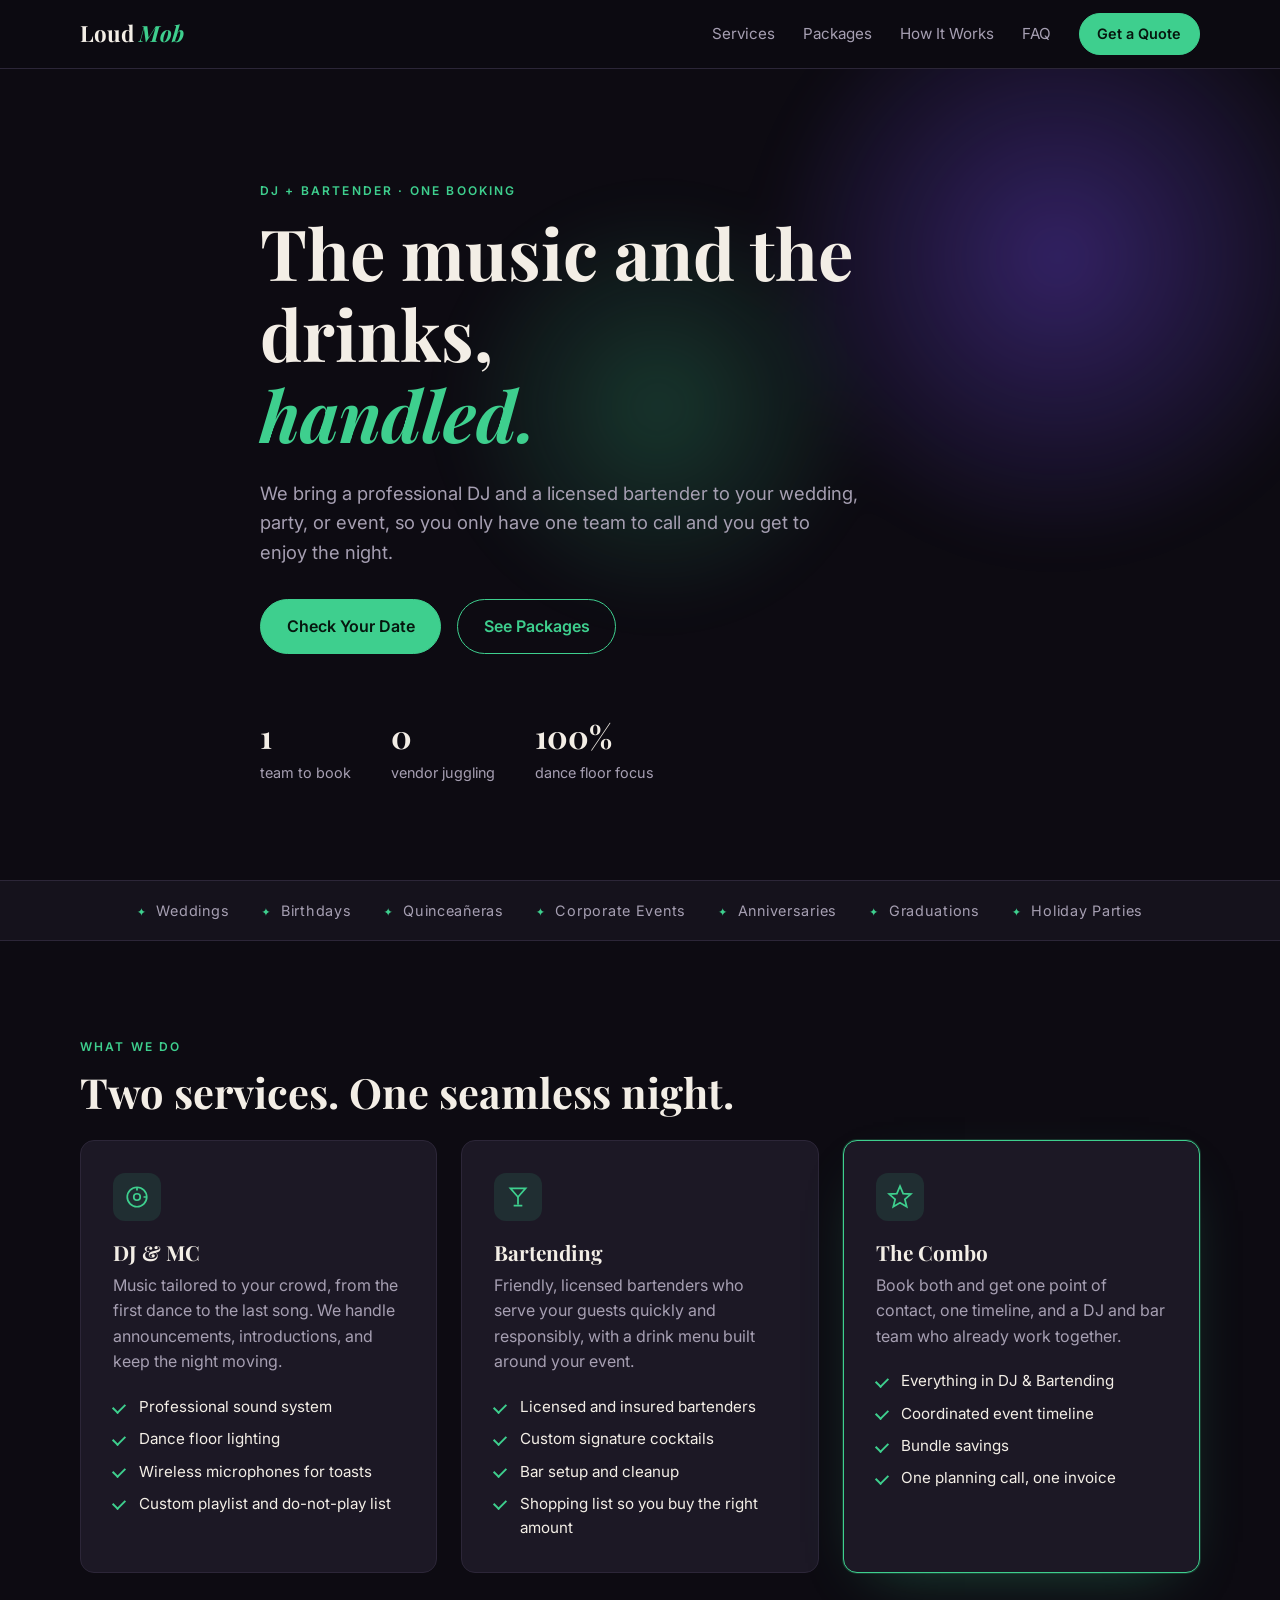
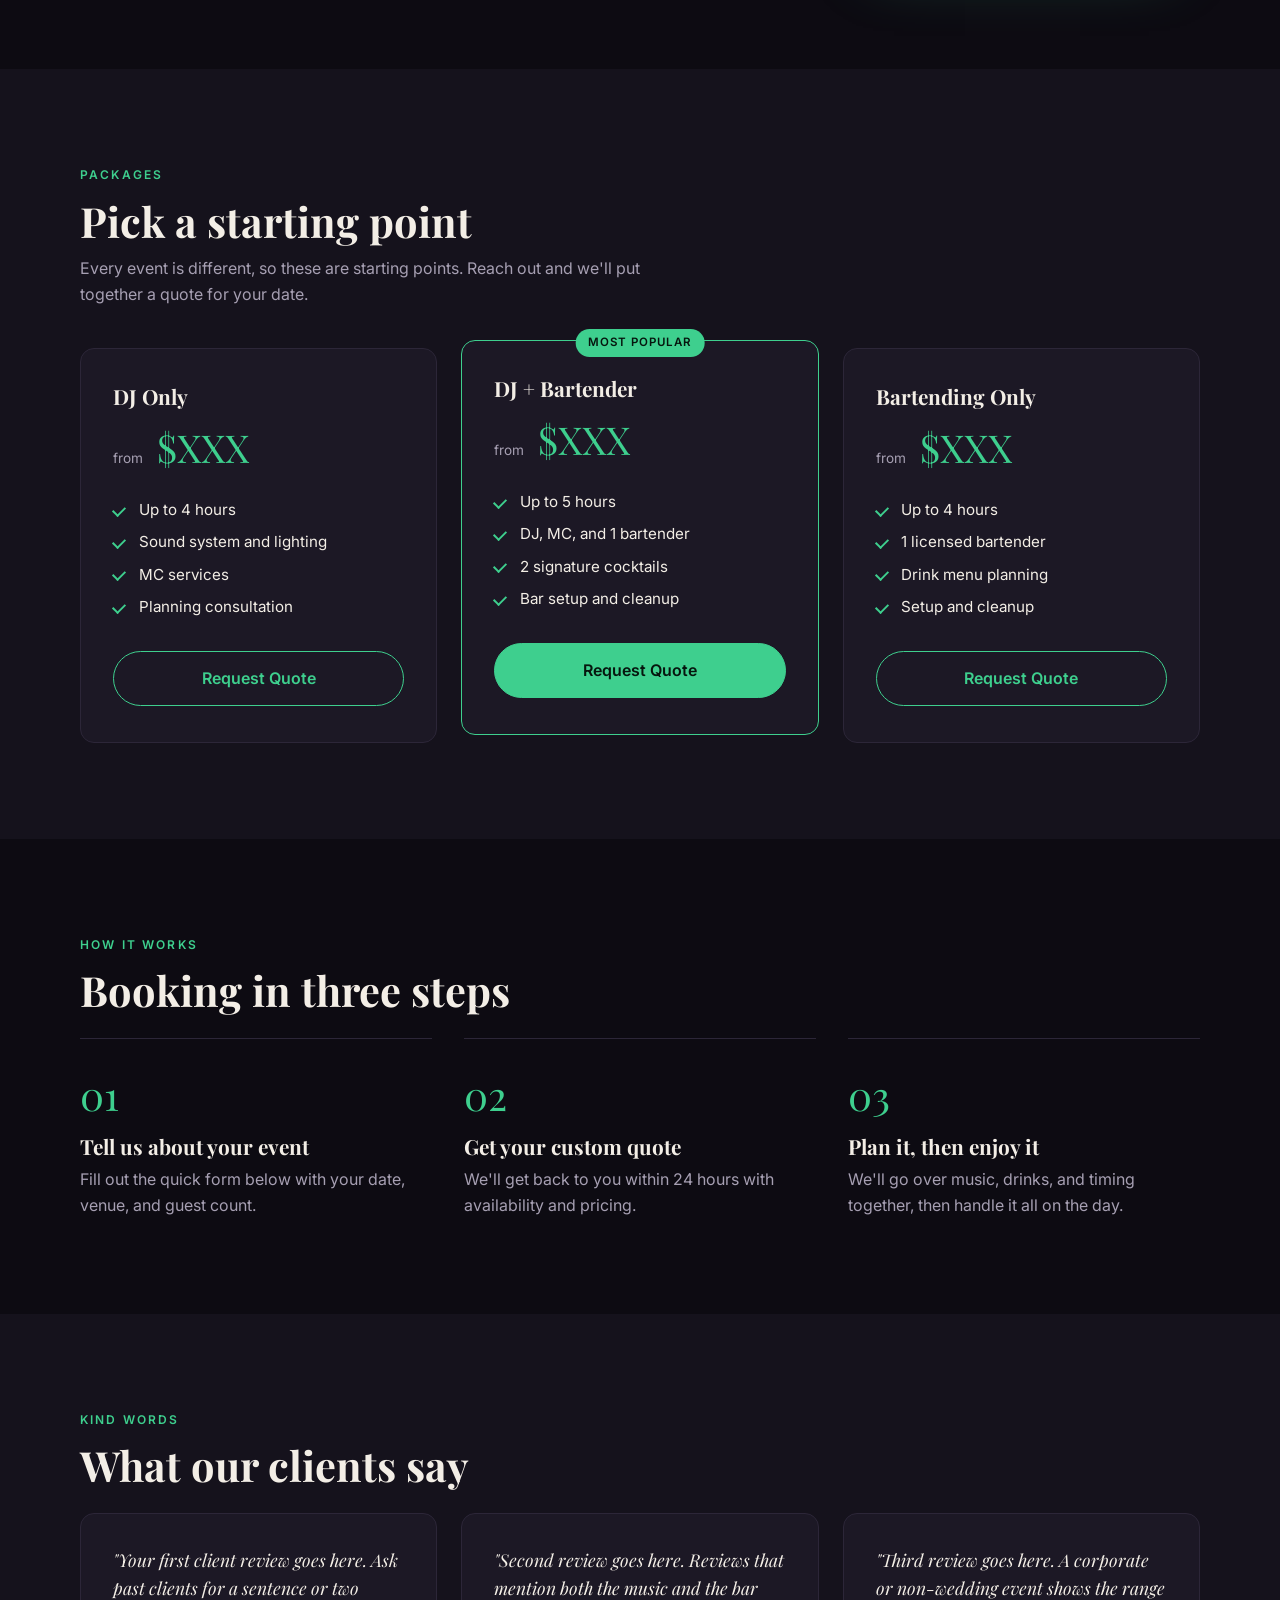
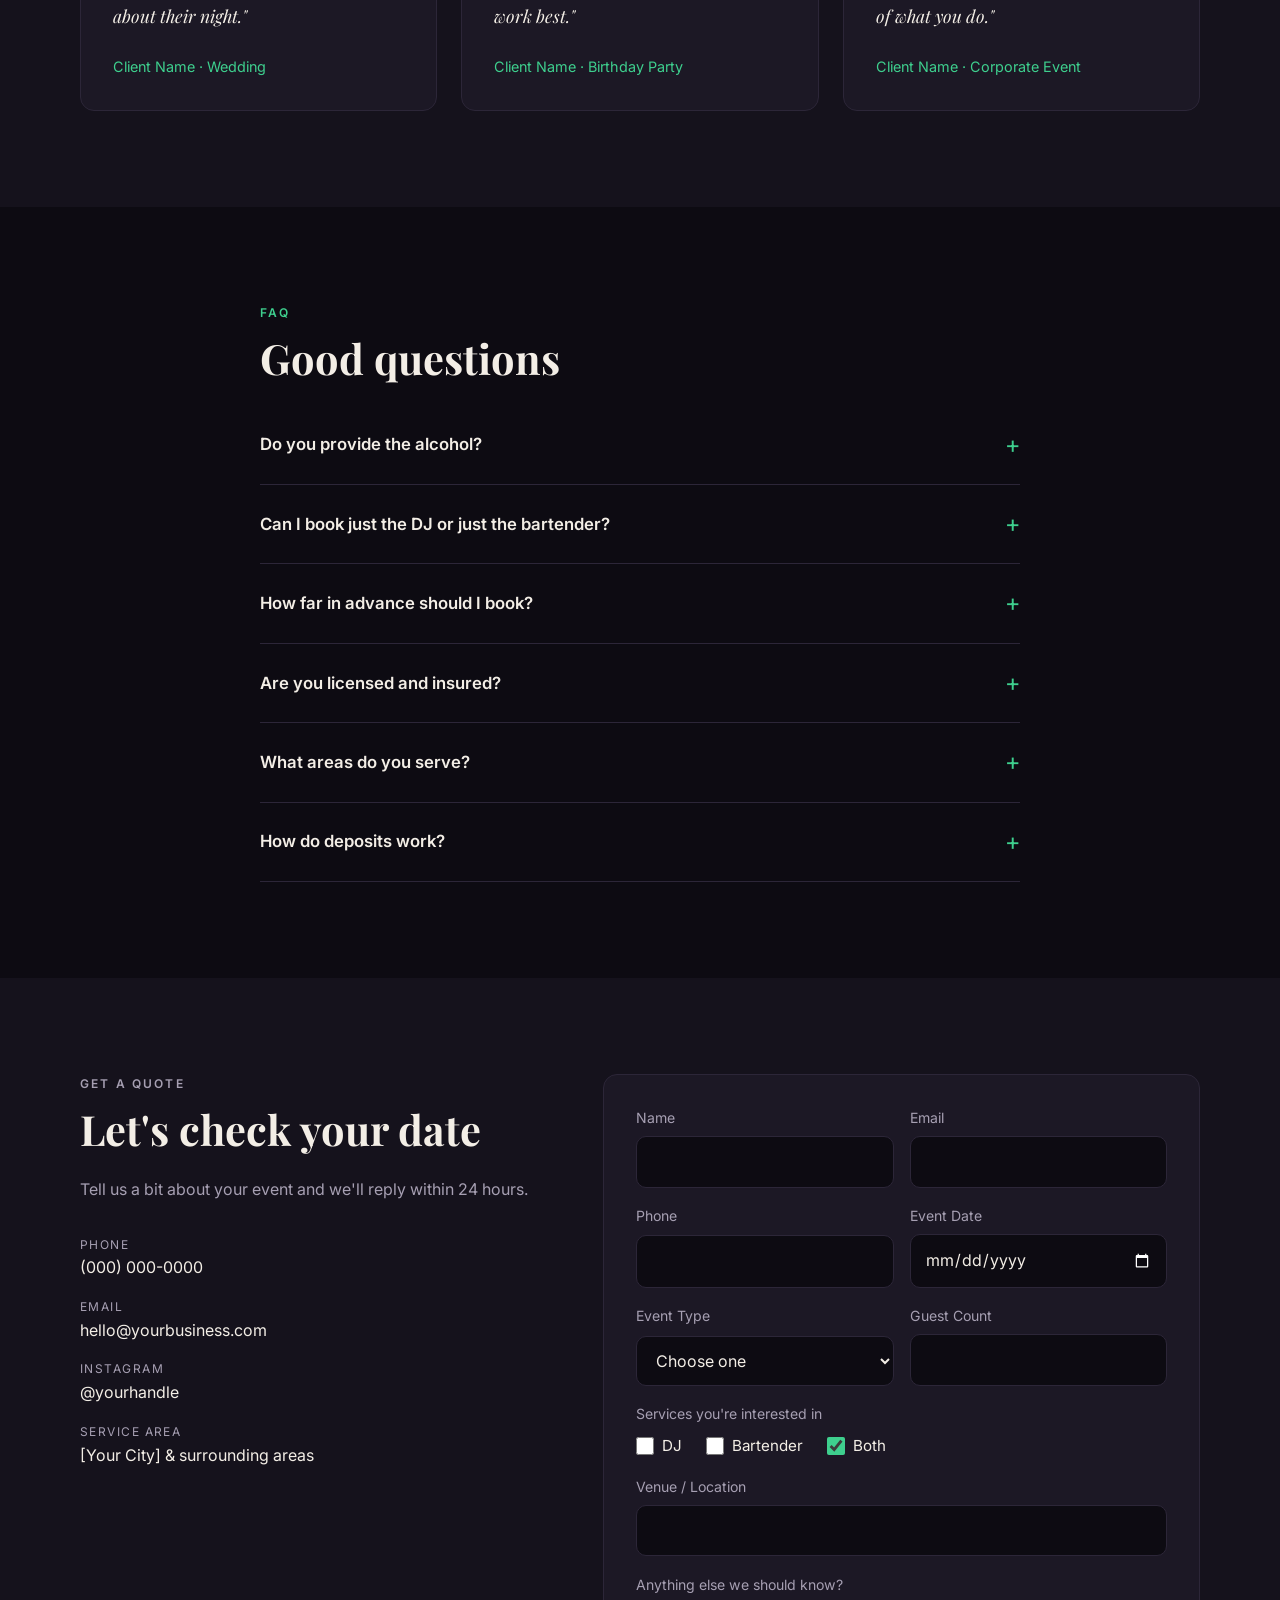
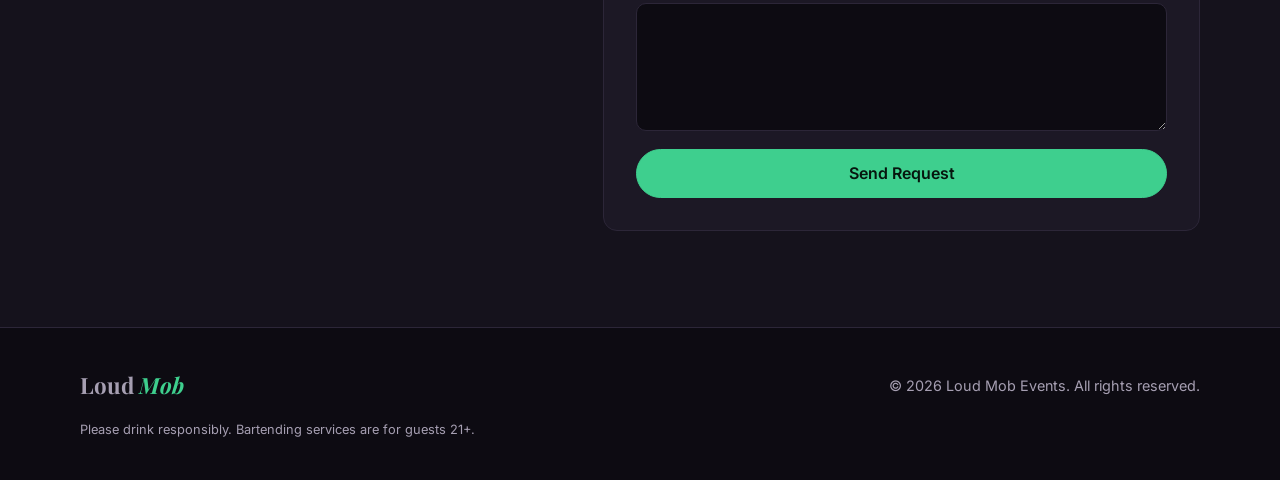
<file: index.html>
<!DOCTYPE html>
<html lang="en">
<head>
  <meta charset="UTF-8" />
  <meta name="viewport" content="width=device-width, initial-scale=1.0" />
  <!-- Business name: search for "Loud Mob" to rename it everywhere -->
  <title>Loud Mob Events | DJ &amp; Bartending for Weddings and Parties</title>
  <meta name="description" content="Professional DJ and bartending services for weddings, birthdays, corporate events and private parties. One booking, one team, one great night." />
  <link rel="preconnect" href="https://fonts.googleapis.com" />
  <link rel="preconnect" href="https://fonts.gstatic.com" crossorigin />
  <link href="https://fonts.googleapis.com/css2?family=Playfair+Display:wght@500;700&family=Inter:wght@400;500;600&display=swap" rel="stylesheet" />
  <link rel="stylesheet" href="styles.css" />
</head>
<body>

  <!-- ========== HEADER ========== -->
  <header class="nav" id="top">
    <div class="container nav-inner">
      <a href="#top" class="logo">Loud <span>Mob</span></a>
      <button class="nav-toggle" aria-label="Open menu" aria-expanded="false">
        <span></span><span></span><span></span>
      </button>
      <nav class="nav-links">
        <a href="#services">Services</a>
        <a href="#packages">Packages</a>
        <a href="#how">How It Works</a>
        <a href="#faq">FAQ</a>
        <a href="#contact" class="btn btn-small">Get a Quote</a>
      </nav>
    </div>
  </header>

  <!-- ========== HERO ========== -->
  <section class="hero">
    <div class="hero-glow"></div>
    <div class="container hero-content">
      <p class="eyebrow">DJ + Bartender &middot; One Booking</p>
      <h1>The music and the drinks,<br /><em>handled.</em></h1>
      <p class="lead">We bring a professional DJ and a licensed bartender to your wedding, party, or event, so you only have one team to call and you get to enjoy the night.</p>
      <div class="hero-ctas">
        <a href="#contact" class="btn">Check Your Date</a>
        <a href="#packages" class="btn btn-ghost">See Packages</a>
      </div>
      <ul class="hero-stats">
        <li><strong>1</strong> team to book</li>
        <li><strong>0</strong> vendor juggling</li>
        <li><strong>100%</strong> dance floor focus</li>
      </ul>
    </div>
  </section>

  <!-- ========== EVENTS STRIP ========== -->
  <section class="strip">
    <div class="container strip-inner">
      <span>Weddings</span><span>Birthdays</span><span>Quinceañeras</span><span>Corporate Events</span><span>Anniversaries</span><span>Graduations</span><span>Holiday Parties</span>
    </div>
  </section>

  <!-- ========== SERVICES ========== -->
  <section class="section" id="services">
    <div class="container">
      <p class="eyebrow">What We Do</p>
      <h2>Two services. One seamless night.</h2>
      <div class="cards">
        <article class="card">
          <div class="icon">
            <svg viewBox="0 0 24 24" fill="none" stroke="currentColor" stroke-width="1.6"><circle cx="12" cy="12" r="9"/><circle cx="12" cy="12" r="3"/><path d="M12 3v3M21 12h-3"/></svg>
          </div>
          <h3>DJ &amp; MC</h3>
          <p>Music tailored to your crowd, from the first dance to the last song. We handle announcements, introductions, and keep the night moving.</p>
          <ul class="checks">
            <li>Professional sound system</li>
            <li>Dance floor lighting</li>
            <li>Wireless microphones for toasts</li>
            <li>Custom playlist and do-not-play list</li>
          </ul>
        </article>
        <article class="card">
          <div class="icon">
            <svg viewBox="0 0 24 24" fill="none" stroke="currentColor" stroke-width="1.6"><path d="M5 4h14l-7 8z"/><path d="M12 12v7M8 20h8"/></svg>
          </div>
          <h3>Bartending</h3>
          <p>Friendly, licensed bartenders who serve your guests quickly and responsibly, with a drink menu built around your event.</p>
          <ul class="checks">
            <li>Licensed and insured bartenders</li>
            <li>Custom signature cocktails</li>
            <li>Bar setup and cleanup</li>
            <li>Shopping list so you buy the right amount</li>
          </ul>
        </article>
        <article class="card card-featured">
          <div class="icon">
            <svg viewBox="0 0 24 24" fill="none" stroke="currentColor" stroke-width="1.6"><path d="M12 2l2.9 6.9L22 9.3l-5.5 4.8L18.2 21 12 17.3 5.8 21l1.7-6.9L2 9.3l7.1-.4z"/></svg>
          </div>
          <h3>The Combo</h3>
          <p>Book both and get one point of contact, one timeline, and a DJ and bar team who already work together.</p>
          <ul class="checks">
            <li>Everything in DJ &amp; Bartending</li>
            <li>Coordinated event timeline</li>
            <li>Bundle savings</li>
            <li>One planning call, one invoice</li>
          </ul>
        </article>
      </div>
    </div>
  </section>

  <!-- ========== PACKAGES ========== -->
  <!-- TODO: replace placeholder prices and details with your real packages -->
  <section class="section section-alt" id="packages">
    <div class="container">
      <p class="eyebrow">Packages</p>
      <h2>Pick a starting point</h2>
      <p class="section-lead">Every event is different, so these are starting points. Reach out and we'll put together a quote for your date.</p>
      <div class="pricing">
        <div class="price-card">
          <h3>DJ Only</h3>
          <p class="price"><span>from</span> $XXX</p>
          <ul class="checks">
            <li>Up to 4 hours</li>
            <li>Sound system and lighting</li>
            <li>MC services</li>
            <li>Planning consultation</li>
          </ul>
          <a href="#contact" class="btn btn-ghost btn-block">Request Quote</a>
        </div>
        <div class="price-card price-featured">
          <div class="badge">Most Popular</div>
          <h3>DJ + Bartender</h3>
          <p class="price"><span>from</span> $XXX</p>
          <ul class="checks">
            <li>Up to 5 hours</li>
            <li>DJ, MC, and 1 bartender</li>
            <li>2 signature cocktails</li>
            <li>Bar setup and cleanup</li>
          </ul>
          <a href="#contact" class="btn btn-block">Request Quote</a>
        </div>
        <div class="price-card">
          <h3>Bartending Only</h3>
          <p class="price"><span>from</span> $XXX</p>
          <ul class="checks">
            <li>Up to 4 hours</li>
            <li>1 licensed bartender</li>
            <li>Drink menu planning</li>
            <li>Setup and cleanup</li>
          </ul>
          <a href="#contact" class="btn btn-ghost btn-block">Request Quote</a>
        </div>
      </div>
    </div>
  </section>

  <!-- ========== HOW IT WORKS ========== -->
  <section class="section" id="how">
    <div class="container">
      <p class="eyebrow">How It Works</p>
      <h2>Booking in three steps</h2>
      <ol class="steps">
        <li>
          <span class="step-num">01</span>
          <h3>Tell us about your event</h3>
          <p>Fill out the quick form below with your date, venue, and guest count.</p>
        </li>
        <li>
          <span class="step-num">02</span>
          <h3>Get your custom quote</h3>
          <p>We'll get back to you within 24 hours with availability and pricing.</p>
        </li>
        <li>
          <span class="step-num">03</span>
          <h3>Plan it, then enjoy it</h3>
          <p>We'll go over music, drinks, and timing together, then handle it all on the day.</p>
        </li>
      </ol>
    </div>
  </section>

  <!-- ========== TESTIMONIALS ========== -->
  <!-- TODO: replace with real client reviews (with permission) before going public -->
  <section class="section section-alt">
    <div class="container">
      <p class="eyebrow">Kind Words</p>
      <h2>What our clients say</h2>
      <div class="quotes">
        <blockquote>
          <p>"Your first client review goes here. Ask past clients for a sentence or two about their night."</p>
          <cite>Client Name &middot; Wedding</cite>
        </blockquote>
        <blockquote>
          <p>"Second review goes here. Reviews that mention both the music and the bar work best."</p>
          <cite>Client Name &middot; Birthday Party</cite>
        </blockquote>
        <blockquote>
          <p>"Third review goes here. A corporate or non-wedding event shows the range of what you do."</p>
          <cite>Client Name &middot; Corporate Event</cite>
        </blockquote>
      </div>
    </div>
  </section>

  <!-- ========== FAQ ========== -->
  <!-- TODO: adjust answers to match your actual policies -->
  <section class="section" id="faq">
    <div class="container container-narrow">
      <p class="eyebrow">FAQ</p>
      <h2>Good questions</h2>
      <details>
        <summary>Do you provide the alcohol?</summary>
        <p>Usually you supply the alcohol and we provide the bartenders, tools, and know-how. We'll send a shopping list based on your guest count and menu so you don't overbuy or run out.</p>
      </details>
      <details>
        <summary>Can I book just the DJ or just the bartender?</summary>
        <p>Yes. Both services are available on their own, but booking them together saves you money and simplifies planning.</p>
      </details>
      <details>
        <summary>How far in advance should I book?</summary>
        <p>For weddings, 3 to 6 months ahead is ideal, especially for Saturdays in peak season. For smaller events, a few weeks is often enough. Reach out and we'll check your date.</p>
      </details>
      <details>
        <summary>Are you licensed and insured?</summary>
        <p>Yes. Our bartenders are certified in responsible alcohol service and we carry liability insurance. We can provide a certificate of insurance to your venue.</p>
      </details>
      <details>
        <summary>What areas do you serve?</summary>
        <p>We're based in [Your City] and serve the surrounding area. Travel outside our main area may include a small fee.</p>
      </details>
      <details>
        <summary>How do deposits work?</summary>
        <p>A deposit holds your date, and the remaining balance is due before the event. Details are in your quote.</p>
      </details>
    </div>
  </section>

  <!-- ========== CONTACT / BOOKING FORM ========== -->
  <section class="section section-alt" id="contact">
    <div class="container contact">
      <div class="contact-info">
        <p class="eyebrow">Get a Quote</p>
        <h2>Let's check your date</h2>
        <p>Tell us a bit about your event and we'll reply within 24 hours.</p>
        <!-- TODO: replace with your real contact details -->
        <ul class="contact-list">
          <li><span>Phone</span><a href="tel:+10000000000">(000) 000-0000</a></li>
          <li><span>Email</span><a href="mailto:hello@yourbusiness.com">hello@yourbusiness.com</a></li>
          <li><span>Instagram</span><a href="https://instagram.com/" target="_blank" rel="noopener">@yourhandle</a></li>
          <li><span>Service Area</span>[Your City] &amp; surrounding areas</li>
        </ul>
      </div>

      <!-- Netlify Forms: submissions show up in your Netlify dashboard under "Forms" -->
      <form class="form" name="booking" method="POST" data-netlify="true" netlify-honeypot="bot-field" action="/thank-you.html">
        <input type="hidden" name="form-name" value="booking" />
        <p class="hidden"><label>Don't fill this out: <input name="bot-field" /></label></p>

        <div class="row">
          <label>Name<input type="text" name="name" required /></label>
          <label>Email<input type="email" name="email" required /></label>
        </div>
        <div class="row">
          <label>Phone<input type="tel" name="phone" /></label>
          <label>Event Date<input type="date" name="event-date" required /></label>
        </div>
        <div class="row">
          <label>Event Type
            <select name="event-type" required>
              <option value="">Choose one</option>
              <option>Wedding</option>
              <option>Birthday</option>
              <option>Quinceañera</option>
              <option>Corporate Event</option>
              <option>Anniversary</option>
              <option>Other</option>
            </select>
          </label>
          <label>Guest Count<input type="number" name="guests" min="1" /></label>
        </div>
        <fieldset>
          <legend>Services you're interested in</legend>
          <label class="check"><input type="checkbox" name="services" value="DJ" /> DJ</label>
          <label class="check"><input type="checkbox" name="services" value="Bartender" /> Bartender</label>
          <label class="check"><input type="checkbox" name="services" value="Both" checked /> Both</label>
        </fieldset>
        <label>Venue / Location<input type="text" name="venue" /></label>
        <label>Anything else we should know?<textarea name="message" rows="4"></textarea></label>
        <button type="submit" class="btn btn-block">Send Request</button>
      </form>
    </div>
  </section>

  <!-- ========== FOOTER ========== -->
  <footer class="footer">
    <div class="container footer-inner">
      <a href="#top" class="logo">Loud <span>Mob</span></a>
      <p>&copy; <span id="year"></span> Loud Mob Events. All rights reserved.</p>
      <p class="small">Please drink responsibly. Bartending services are for guests 21+.</p>
    </div>
  </footer>

  <script src="script.js"></script>
</body>
</html>
</file>
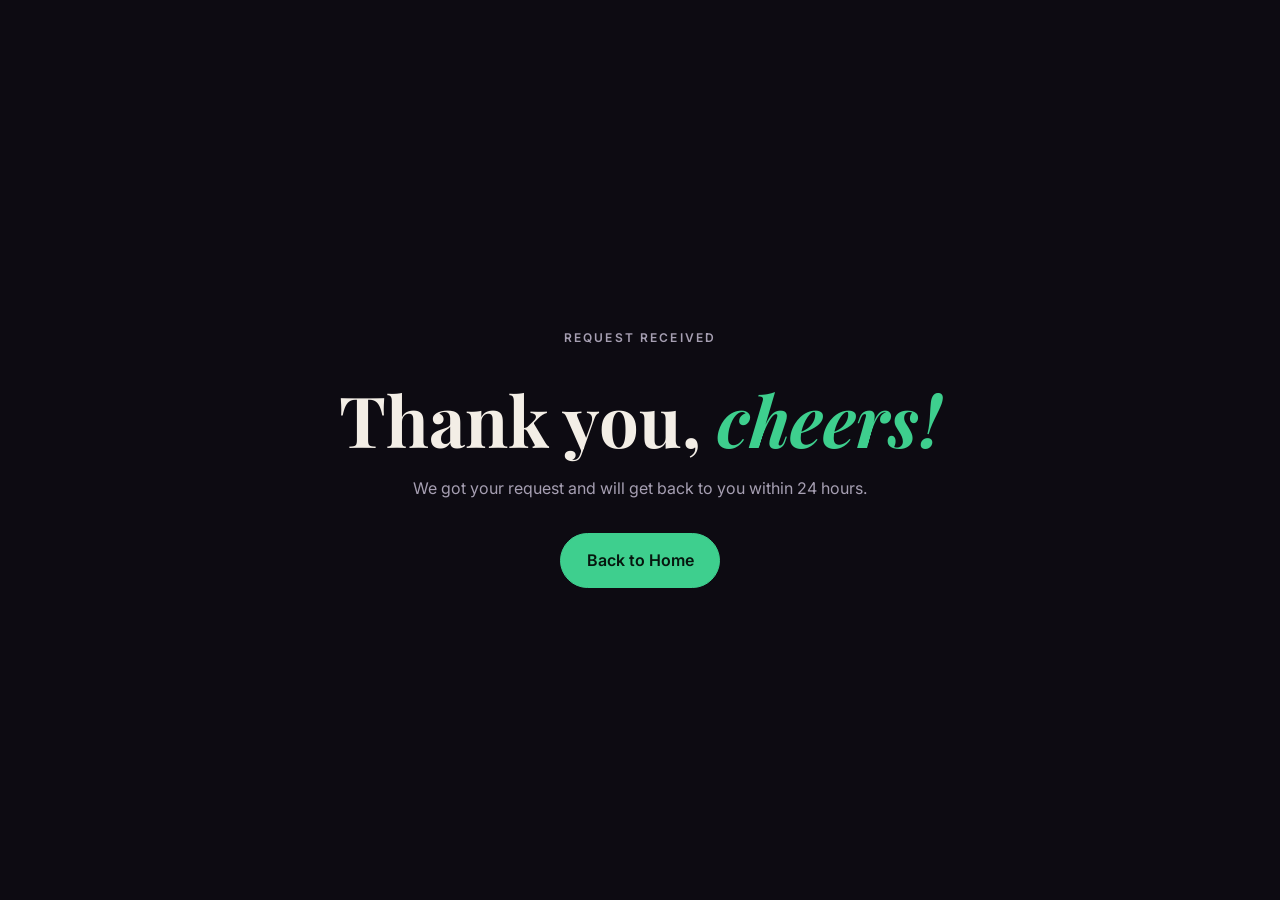
<file: thank-you.html>
<!DOCTYPE html>
<html lang="en">
<head>
  <meta charset="UTF-8" />
  <meta name="viewport" content="width=device-width, initial-scale=1.0" />
  <title>Thank You | Loud Mob Events</title>
  <link rel="preconnect" href="https://fonts.googleapis.com" />
  <link rel="preconnect" href="https://fonts.gstatic.com" crossorigin />
  <link href="https://fonts.googleapis.com/css2?family=Playfair+Display:wght@500;700&family=Inter:wght@400;500;600&display=swap" rel="stylesheet" />
  <link rel="stylesheet" href="styles.css" />
</head>
<body>
  <main class="thanks">
    <div>
      <p class="eyebrow">Request Received</p>
      <h1>Thank you, <em>cheers!</em></h1>
      <p>We got your request and will get back to you within 24 hours.</p>
      <a href="/" class="btn">Back to Home</a>
    </div>
  </main>
</body>
</html>
</file>
<file: styles.css>
/* ===== Theme ===== */
:root {
  --bg: #0d0b12;
  --bg-alt: #15121c;
  --card: #1c1825;
  --line: #2c2638;
  --text: #f3eee6;
  --muted: #a69fb2;
  --accent: #3ecf8e;
  --accent-soft: #86e5b5;
  --violet: #7b4dff;
  --radius: 14px;
  --serif: "Playfair Display", Georgia, serif;
  --sans: "Inter", system-ui, -apple-system, sans-serif;
}

* { box-sizing: border-box; margin: 0; padding: 0; }
html { scroll-behavior: smooth; scroll-padding-top: 72px; }
body {
  background: var(--bg);
  color: var(--text);
  font-family: var(--sans);
  line-height: 1.6;
  -webkit-font-smoothing: antialiased;
}
a { color: inherit; text-decoration: none; }
img { max-width: 100%; display: block; }

.container { width: min(1120px, 100% - 32px); margin-inline: auto; }
.container-narrow { width: min(760px, 100% - 32px); }
.hidden { display: none; }

h1, h2, h3 { font-family: var(--serif); font-weight: 700; line-height: 1.15; }
h1 { font-size: clamp(2.4rem, 6vw, 4.4rem); }
h2 { font-size: clamp(1.8rem, 4vw, 2.6rem); margin-bottom: 1.5rem; }
h3 { font-size: 1.3rem; margin-bottom: .5rem; }
em { font-style: italic; color: var(--accent); }

.eyebrow {
  text-transform: uppercase;
  letter-spacing: .18em;
  font-size: .75rem;
  font-weight: 600;
  color: var(--accent);
  margin-bottom: .75rem;
}

/* ===== Buttons ===== */
.btn {
  display: inline-block;
  background: var(--accent);
  color: #06160e;
  font-weight: 600;
  padding: .85rem 1.6rem;
  border-radius: 999px;
  border: 1px solid var(--accent);
  cursor: pointer;
  font-size: 1rem;
  font-family: inherit;
  transition: transform .15s, background .15s;
}
.btn:hover { background: var(--accent-soft); transform: translateY(-1px); }
.btn-ghost { background: transparent; color: var(--accent); }
.btn-ghost:hover { background: rgba(62,207,142,.1); }
.btn-small { padding: .5rem 1.1rem; font-size: .9rem; }
.btn-block { display: block; width: 100%; text-align: center; }

/* ===== Nav ===== */
.nav {
  position: sticky; top: 0; z-index: 50;
  background: rgba(13,11,18,.85);
  backdrop-filter: blur(10px);
  border-bottom: 1px solid var(--line);
}
.nav-inner { display: flex; align-items: center; justify-content: space-between; height: 68px; }
.logo { font-family: var(--serif); font-size: 1.4rem; font-weight: 700; }
.logo span { color: var(--accent); font-style: italic; }
.nav-links { display: flex; align-items: center; gap: 1.75rem; font-size: .95rem; }
.nav-links a:not(.btn) { color: var(--muted); transition: color .15s; }
.nav-links a:not(.btn):hover { color: var(--text); }
.nav-toggle { display: none; background: none; border: 0; cursor: pointer; padding: 8px; }
.nav-toggle span { display: block; width: 22px; height: 2px; background: var(--text); margin: 5px 0; transition: .2s; }

/* ===== Hero ===== */
.hero { position: relative; overflow: hidden; padding: 7rem 0 6rem; }
.hero-glow {
  position: absolute; inset: -20% -10% auto auto;
  width: 700px; height: 700px;
  background: radial-gradient(circle, rgba(123,77,255,.35), transparent 60%);
  filter: blur(20px);
  pointer-events: none;
}
.hero-glow::after {
  content: ""; position: absolute; left: -300px; top: 250px;
  width: 500px; height: 500px;
  background: radial-gradient(circle, rgba(62,207,142,.22), transparent 60%);
}
.hero-content { position: relative; max-width: 760px; }
.lead { font-size: 1.15rem; color: var(--muted); margin: 1.5rem 0 2rem; max-width: 600px; }
.hero-ctas { display: flex; gap: 1rem; flex-wrap: wrap; }
.hero-stats { list-style: none; display: flex; gap: 2.5rem; margin-top: 3.5rem; flex-wrap: wrap; color: var(--muted); font-size: .9rem; }
.hero-stats strong { display: block; font-family: var(--serif); font-size: 2rem; color: var(--text); }

/* ===== Strip ===== */
.strip { border-block: 1px solid var(--line); background: var(--bg-alt); padding: 1.1rem 0; }
.strip-inner { display: flex; flex-wrap: wrap; justify-content: center; gap: .5rem 2rem; color: var(--muted); font-size: .9rem; letter-spacing: .05em; }
.strip-inner span::before { content: "✦"; color: var(--accent); margin-right: .6rem; font-size: .7rem; }

/* ===== Sections ===== */
.section { padding: 6rem 0; }
.section-alt { background: var(--bg-alt); }
.section-lead { color: var(--muted); max-width: 620px; margin: -0.75rem 0 2.5rem; }

/* ===== Cards ===== */
.cards { display: grid; grid-template-columns: repeat(3, 1fr); gap: 1.5rem; }
.card {
  background: var(--card);
  border: 1px solid var(--line);
  border-radius: var(--radius);
  padding: 2rem;
}
.card p { color: var(--muted); margin-bottom: 1.25rem; }
.card-featured { border-color: var(--accent); box-shadow: 0 0 0 1px rgba(62,207,142,.2), 0 20px 60px -30px rgba(62,207,142,.4); }
.icon {
  width: 48px; height: 48px; border-radius: 12px;
  display: grid; place-items: center;
  background: rgba(62,207,142,.12); color: var(--accent);
  margin-bottom: 1.25rem;
}
.icon svg { width: 26px; height: 26px; }

.checks { list-style: none; display: grid; gap: .5rem; font-size: .95rem; }
.checks li { padding-left: 1.6rem; position: relative; }
.checks li::before {
  content: ""; position: absolute; left: 0; top: .5em;
  width: 10px; height: 6px;
  border-left: 2px solid var(--accent); border-bottom: 2px solid var(--accent);
  transform: rotate(-45deg);
}

/* ===== Pricing ===== */
.pricing { display: grid; grid-template-columns: repeat(3, 1fr); gap: 1.5rem; align-items: stretch; }
.price-card {
  position: relative;
  background: var(--card);
  border: 1px solid var(--line);
  border-radius: var(--radius);
  padding: 2.25rem 2rem;
  display: flex; flex-direction: column;
}
.price-card .checks { margin: 1.25rem 0 2rem; flex: 1; }
.price { font-family: var(--serif); font-size: 2.4rem; color: var(--accent); }
.price span { font-family: var(--sans); font-size: .85rem; color: var(--muted); margin-right: .25rem; }
.price-featured { border-color: var(--accent); transform: translateY(-8px); }
.badge {
  position: absolute; top: -12px; left: 50%; transform: translateX(-50%);
  background: var(--accent); color: #06160e;
  font-size: .72rem; font-weight: 600; letter-spacing: .08em; text-transform: uppercase;
  padding: .3rem .8rem; border-radius: 999px;
}

/* ===== Steps ===== */
.steps { list-style: none; display: grid; grid-template-columns: repeat(3, 1fr); gap: 2rem; }
.steps li { border-top: 1px solid var(--line); padding-top: 1.5rem; }
.step-num { font-family: var(--serif); font-size: 2.5rem; color: var(--accent); display: block; margin-bottom: .5rem; }
.steps p { color: var(--muted); }

/* ===== Quotes ===== */
.quotes { display: grid; grid-template-columns: repeat(3, 1fr); gap: 1.5rem; }
blockquote {
  background: var(--card); border: 1px solid var(--line); border-radius: var(--radius);
  padding: 2rem; display: flex; flex-direction: column; justify-content: space-between; gap: 1.5rem;
}
blockquote p { font-family: var(--serif); font-size: 1.1rem; font-style: italic; }
cite { font-style: normal; color: var(--accent); font-size: .9rem; }

/* ===== FAQ ===== */
details { border-bottom: 1px solid var(--line); padding: 1.25rem 0; }
summary {
  cursor: pointer; list-style: none; font-weight: 600; font-size: 1.05rem;
  display: flex; justify-content: space-between; align-items: center; gap: 1rem;
}
summary::-webkit-details-marker { display: none; }
summary::after { content: "+"; color: var(--accent); font-size: 1.5rem; font-weight: 400; transition: transform .2s; }
details[open] summary::after { transform: rotate(45deg); }
details p { color: var(--muted); margin-top: .75rem; }

/* ===== Contact ===== */
.contact { display: grid; grid-template-columns: 1fr 1.3fr; gap: 4rem; align-items: start; }
.contact-info > p { color: var(--muted); }
.contact-list { list-style: none; margin-top: 2rem; display: grid; gap: 1rem; }
.contact-list li { display: grid; gap: .1rem; }
.contact-list span { font-size: .75rem; text-transform: uppercase; letter-spacing: .12em; color: var(--muted); }
.contact-list a:hover { color: var(--accent); }

.form {
  background: var(--card); border: 1px solid var(--line); border-radius: var(--radius);
  padding: 2rem; display: grid; gap: 1.1rem;
}
.form .row { display: grid; grid-template-columns: 1fr 1fr; gap: 1rem; }
.form label { display: grid; gap: .4rem; font-size: .88rem; color: var(--muted); }
.form input, .form select, .form textarea {
  width: 100%;
  background: var(--bg); color: var(--text);
  border: 1px solid var(--line); border-radius: 10px;
  padding: .75rem .9rem; font: inherit; font-size: 1rem;
}
.form input:focus, .form select:focus, .form textarea:focus { outline: 2px solid var(--accent); outline-offset: 1px; border-color: transparent; }
.form input[type="date"] { color-scheme: dark; }
fieldset { border: 0; display: flex; gap: 1.5rem; flex-wrap: wrap; }
legend { font-size: .88rem; color: var(--muted); margin-bottom: .5rem; }
.form .check { display: flex; align-items: center; gap: .5rem; color: var(--text); font-size: .95rem; }
.form .check input { width: 18px; height: 18px; accent-color: var(--accent); }

/* ===== Footer ===== */
.footer { border-top: 1px solid var(--line); padding: 2.5rem 0; color: var(--muted); font-size: .9rem; }
.footer-inner { display: flex; flex-wrap: wrap; justify-content: space-between; align-items: center; gap: 1rem; }
.footer .small { width: 100%; font-size: .8rem; }

/* ===== Thank-you page ===== */
.thanks { min-height: 100vh; display: grid; place-items: center; text-align: center; padding: 2rem 16px; }
.thanks p { color: var(--muted); margin: 1rem 0 2rem; }

/* ===== Responsive ===== */
@media (max-width: 900px) {
  .cards, .pricing, .steps, .quotes { grid-template-columns: 1fr; }
  .price-featured { transform: none; }
  .contact { grid-template-columns: 1fr; gap: 2.5rem; }
}
@media (max-width: 760px) {
  .nav-toggle { display: block; }
  .nav-links {
    position: absolute; top: 68px; left: 0; right: 0;
    flex-direction: column; align-items: stretch; gap: 0;
    background: var(--bg); border-bottom: 1px solid var(--line);
    padding: .5rem 16px 1.25rem;
    display: none;
  }
  .nav-links.open { display: flex; }
  .nav-links a:not(.btn) { padding: .9rem 0; border-bottom: 1px solid var(--line); }
  .nav-links .btn { margin-top: 1rem; text-align: center; }
  .hero { padding: 4.5rem 0 4rem; }
  .section { padding: 4.5rem 0; }
  .form .row { grid-template-columns: 1fr; }
  .form { padding: 1.5rem; }
  .hero-stats { gap: 1.5rem; }
}
</file>
